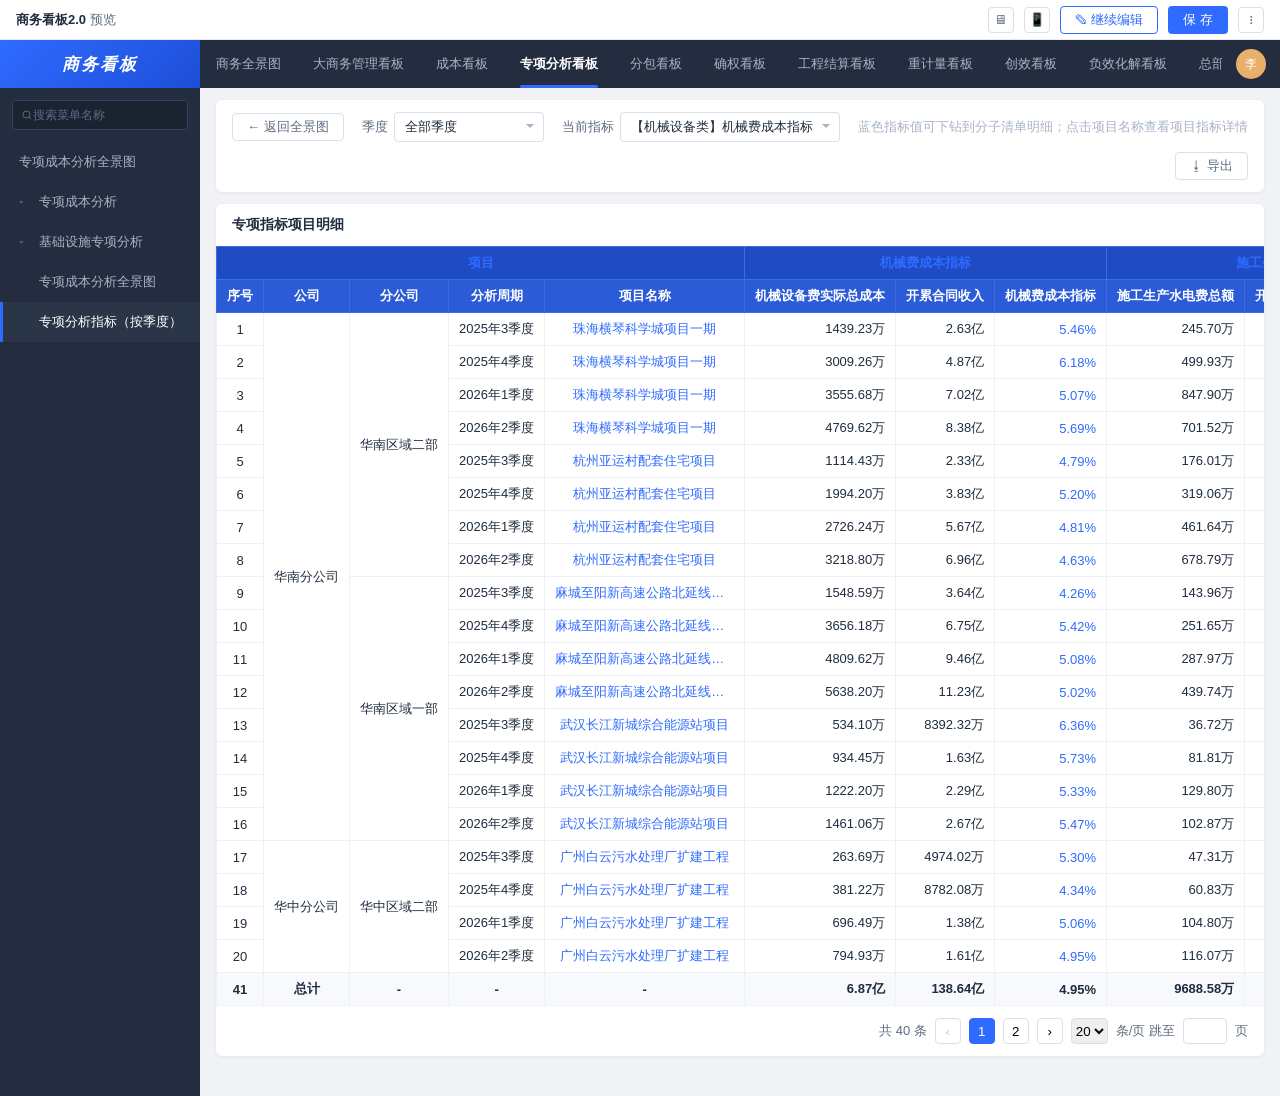
<file: indicator.html>
<!DOCTYPE html>
<html lang="zh-CN">
<head>
<meta charset="UTF-8">
<title>专项指标项目明细 - 商务看板2.0</title>
<link rel="stylesheet" href="assets/common.css">
</head>
<body data-page="quarterly">
<script src="assets/data.js"></script>
<script src="assets/common.js"></script>
<script src="assets/indicator.js"></script>
</body>
</html>
</file>
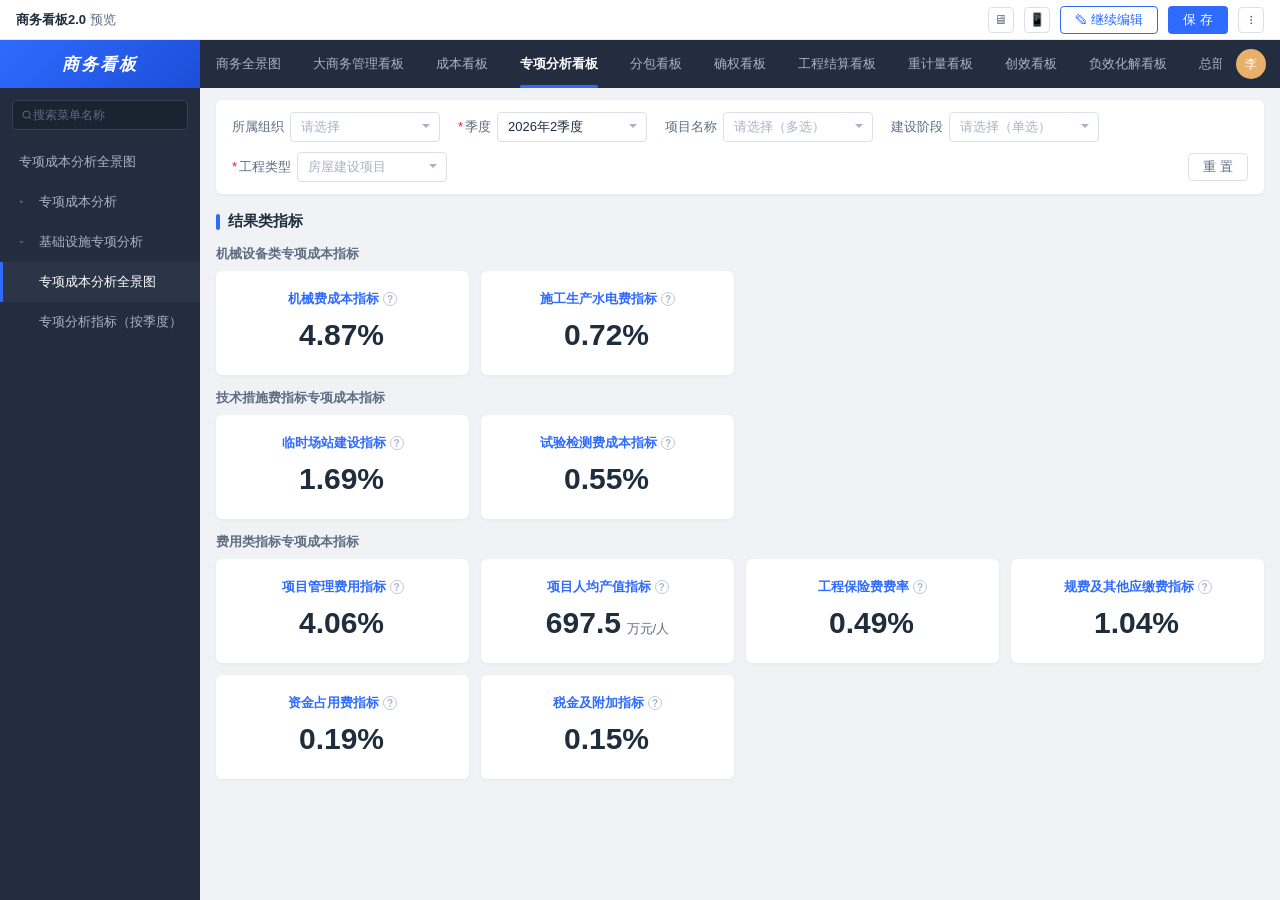
<file: panorama.html>
<!DOCTYPE html>
<html lang="zh-CN">
<head>
<meta charset="UTF-8">
<title>专项成本分析全景图 - 商务看板2.0</title>
<link rel="stylesheet" href="assets/common.css">
</head>
<body data-page="panorama">
<script src="assets/data.js"></script>
<script src="assets/common.js"></script>
<script src="assets/panorama.js"></script>
</body>
</html>
</file>
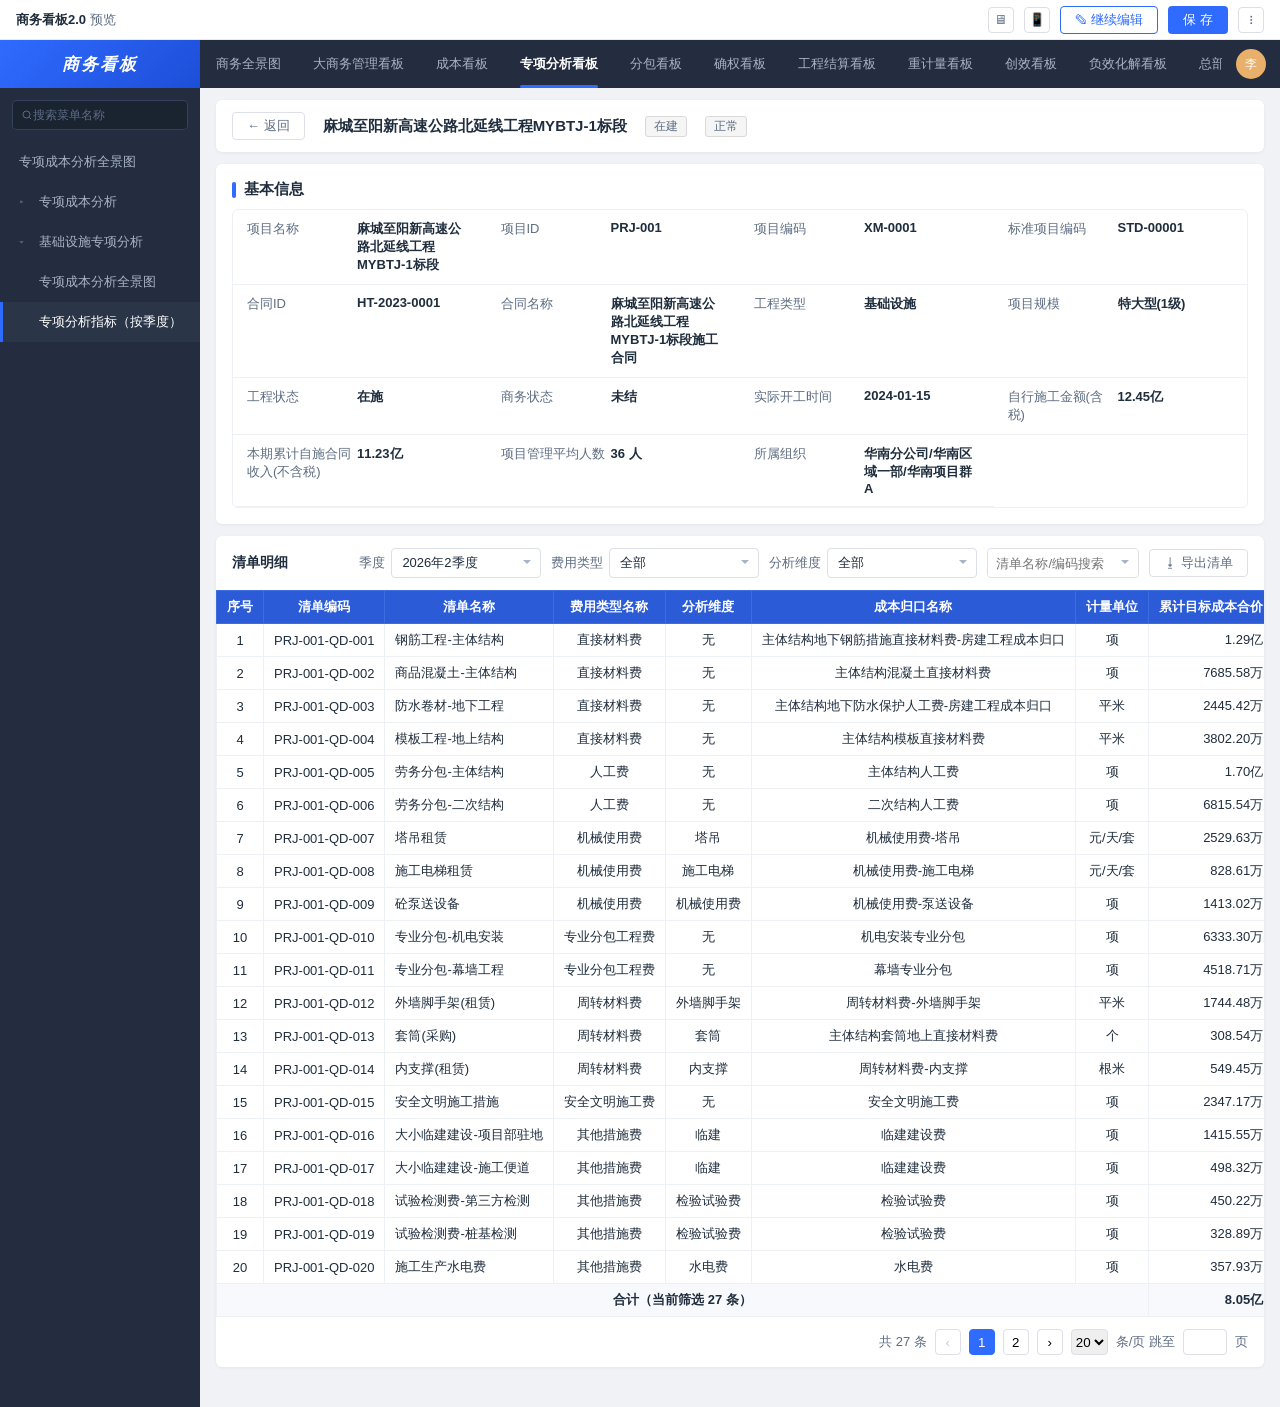
<file: project.html>
<!DOCTYPE html>
<html lang="zh-CN">
<head>
<meta charset="UTF-8">
<title>项目指标详情 - 商务看板2.0</title>
<link rel="stylesheet" href="assets/common.css">
</head>
<body data-page="quarterly">
<script src="assets/data.js"></script>
<script src="assets/common.js"></script>
<script src="assets/project.js"></script>
</body>
</html>
</file>
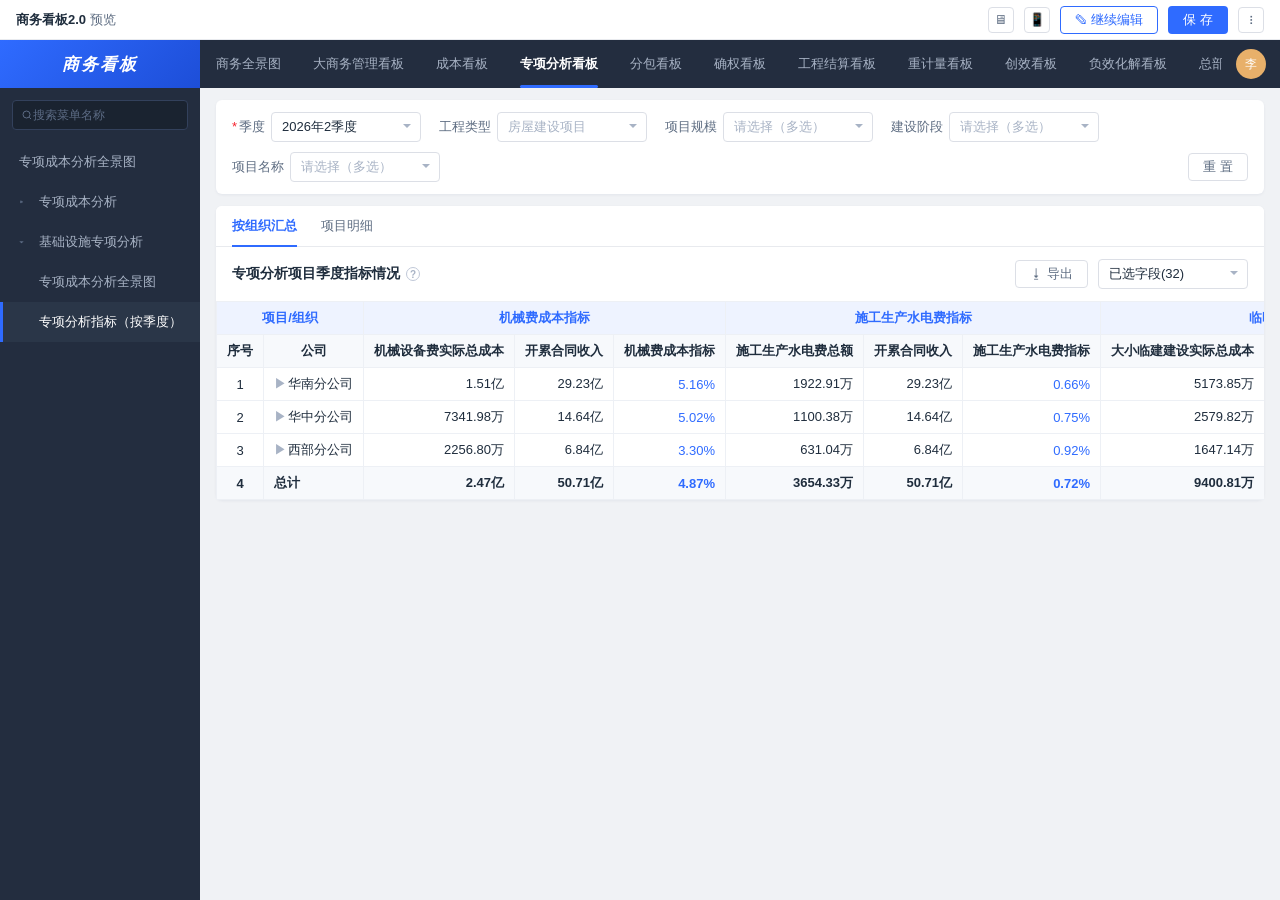
<file: quarterly.html>
<!DOCTYPE html>
<html lang="zh-CN">
<head>
<meta charset="UTF-8">
<title>专项分析指标（按季度） - 商务看板2.0</title>
<link rel="stylesheet" href="assets/common.css">
</head>
<body data-page="quarterly">
<script src="assets/data.js"></script>
<script src="assets/common.js"></script>
<script src="assets/quarterly.js"></script>
</body>
</html>
</file>
<file: assets/common.css>
/* 商务看板2.0 原型公共样式 — 参照截图深色导航+浅色内容区 */
* { margin: 0; padding: 0; box-sizing: border-box; }
html, body { height: 100%; font-family: -apple-system, "PingFang SC", "Microsoft YaHei", "Helvetica Neue", Arial, sans-serif; font-size: 13px; color: #1f2d3d; background: #f0f2f5; }
a { color: inherit; text-decoration: none; }

/* ===== 顶部编辑器条 ===== */
.editor-bar { height: 40px; background: #fff; display: flex; align-items: center; padding: 0 16px; border-bottom: 1px solid #e8eaee; position: sticky; top: 0; z-index: 200; }
.editor-bar .crumb { color: #5e6d82; font-size: 13px; }
.editor-bar .crumb b { color: #1f2d3d; font-weight: 600; }
.editor-bar .right { margin-left: auto; display: flex; align-items: center; gap: 10px; }
.editor-bar .icon-btn { width: 26px; height: 26px; border: 1px solid #dcdfe6; border-radius: 4px; display: flex; align-items: center; justify-content: center; cursor: pointer; color: #5e6d82; background: #fff; }
.editor-bar .icon-btn:hover { color: #2f6bff; border-color: #2f6bff; }
.btn { height: 28px; padding: 0 14px; border-radius: 4px; font-size: 13px; cursor: pointer; border: 1px solid transparent; display: inline-flex; align-items: center; gap: 4px; }
.btn-primary { background: #2f6bff; color: #fff; }
.btn-primary:hover { background: #1f55d9; }
.btn-plain { background: #fff; border-color: #2f6bff; color: #2f6bff; }
.btn-plain:hover { background: #f0f5ff; }
.btn-default { background: #fff; border-color: #dcdfe6; color: #5e6d82; }
.btn-default:hover { color: #2f6bff; border-color: #2f6bff; }

/* ===== 顶部主导航（深色） ===== */
.topnav { height: 48px; background: #232d3f; display: flex; align-items: center; padding: 0 0 0 0; position: sticky; top: 40px; z-index: 199; }
.topnav .logo { width: 200px; height: 48px; display: flex; align-items: center; justify-content: center; background: linear-gradient(135deg, #2f6bff, #1d4ed8); color: #fff; font-size: 17px; font-weight: 700; letter-spacing: 2px; font-style: italic; }
.topnav .menus { display: flex; align-items: center; height: 100%; overflow-x: auto; flex: 1; }
.topnav .menus::-webkit-scrollbar { display: none; }
.topnav .menu-item { height: 48px; line-height: 48px; padding: 0 16px; color: #a8b3c5; font-size: 13px; cursor: pointer; white-space: nowrap; position: relative; }
.topnav .menu-item:hover { color: #fff; }
.topnav .menu-item.active { color: #fff; font-weight: 600; }
.topnav .menu-item.active::after { content: ""; position: absolute; left: 16px; right: 16px; bottom: 0; height: 3px; background: #2f6bff; border-radius: 2px; }
.topnav .avatar { width: 30px; height: 30px; border-radius: 50%; background: #e8b06a; color: #fff; display: flex; align-items: center; justify-content: center; margin: 0 14px; font-size: 12px; flex-shrink: 0; }

/* ===== 左侧菜单 ===== */
.layout { display: flex; min-height: calc(100vh - 88px); }
.sidebar { width: 200px; background: #232d3f; flex-shrink: 0; padding-bottom: 40px; }
.sidebar .search { margin: 12px; height: 30px; background: #1a2330; border: 1px solid #33415c; border-radius: 4px; display: flex; align-items: center; padding: 0 8px; }
.sidebar .search input { background: transparent; border: none; outline: none; color: #a8b3c5; font-size: 12px; width: 100%; }
.sidebar .search input::placeholder { color: #5c6b84; }
.sidebar .search svg { flex-shrink: 0; }
.side-item { height: 40px; line-height: 40px; padding: 0 16px; color: #a8b3c5; font-size: 13px; cursor: pointer; display: flex; align-items: center; gap: 8px; border-left: 3px solid transparent; }
.side-item:hover { color: #fff; background: #2a3648; }
.side-item.active { color: #fff; background: #2a3648; border-left-color: #2f6bff; }
.side-grp .grp-arrow { font-size: 10px; width: 12px; color: #5c6b84; }
.side-child { padding-left: 36px; }
.side-group { color: #5c6b84; font-size: 12px; padding: 14px 16px 6px; }

/* ===== 内容区 ===== */
.content { flex: 1; padding: 12px 16px 40px; min-width: 0; }

/* ===== 筛选条 ===== */
.filter-bar { background: #fff; border-radius: 6px; padding: 12px 16px; display: flex; align-items: center; flex-wrap: wrap; gap: 10px 18px; margin-bottom: 12px; box-shadow: 0 1px 3px rgba(20, 40, 80, .06); }
.filter-item { display: flex; align-items: center; gap: 6px; }
.filter-item label { color: #5e6d82; white-space: nowrap; }
.filter-item label .req { color: #f5222d; margin-right: 2px; }
.filter-bar .reset-wrap { margin-left: auto; }

/* 下拉（单选/多选） */
.sel { position: relative; min-width: 150px; }
.sel .sel-head { height: 30px; border: 1px solid #dcdfe6; border-radius: 4px; padding: 0 26px 0 10px; display: flex; align-items: center; cursor: pointer; background: #fff; color: #1f2d3d; white-space: nowrap; overflow: hidden; position: relative; max-width: 260px; }
.sel .sel-head.placeholder { color: #a8b3c5; }
.sel .sel-head::after { content: ""; position: absolute; right: 9px; top: 50%; margin-top: -3px; border: 4px solid transparent; border-top-color: #a8b3c5; }
.sel.open .sel-head { border-color: #2f6bff; }
.sel .sel-pop { position: absolute; top: 34px; left: 0; min-width: 100%; max-width: 320px; background: #fff; border: 1px solid #e8eaee; border-radius: 4px; box-shadow: 0 4px 16px rgba(20, 40, 80, .12); z-index: 300; max-height: 260px; overflow-y: auto; display: none; }
.sel.open .sel-pop { display: block; }
.sel .sel-opt { padding: 7px 10px; display: flex; align-items: center; gap: 8px; cursor: pointer; white-space: nowrap; }
.sel .sel-opt:hover { background: #f0f5ff; }
.sel .sel-opt.checked { color: #2f6bff; }
.sel .sel-opt input { accent-color: #2f6bff; }
.sel .sel-actions { position: sticky; top: 0; background: #fff; border-bottom: 1px solid #f0f2f5; padding: 6px 10px; display: flex; gap: 12px; font-size: 12px; }
.sel .sel-actions span { color: #2f6bff; cursor: pointer; }

/* ===== 区块标题 ===== */
.sec-title { display: flex; align-items: center; gap: 8px; font-size: 15px; font-weight: 600; margin: 18px 0 10px; }
.sec-title::before { content: ""; width: 4px; height: 16px; border-radius: 2px; background: #2f6bff; }
.sec-title.danger::before { background: #f5222d; }
.sec-sub { font-size: 13px; font-weight: 600; color: #5e6d82; margin: 14px 0 8px; }

/* ===== 指标卡片 ===== */
.card-grid { display: grid; grid-template-columns: repeat(auto-fill, minmax(230px, 1fr)); gap: 12px; }
.card { background: #fff; border-radius: 6px; padding: 18px 16px 14px; text-align: center; cursor: pointer; box-shadow: 0 1px 3px rgba(20, 40, 80, .06); transition: all .15s; border: 1px solid transparent; position: relative; word-break: keep-all; }
.card:hover { transform: translateY(-2px); box-shadow: 0 6px 18px rgba(20, 40, 80, .12); border-color: #2f6bff; }
.card .c-title { color: #2f6bff; font-size: 13px; font-weight: 600; display: flex; align-items: center; justify-content: center; gap: 4px; }
.card .c-title .q { width: 14px; height: 14px; border: 1px solid #c0c8d8; color: #a8b3c5; border-radius: 50%; font-size: 10px; display: inline-flex; align-items: center; justify-content: center; cursor: help; }
.card .c-value { font-size: 30px; font-weight: 700; margin: 10px 0 8px; color: #1f2d3d; }
.card .c-value .unit { font-size: 13px; font-weight: 400; color: #5e6d82; margin-left: 2px; }
.card.danger-card .c-value { color: #1f2d3d; }
.card.danger-card:hover { border-color: #f5222d; }

/* ===== 页签 ===== */
.tabs { display: flex; gap: 24px; border-bottom: 1px solid #e8eaee; margin-bottom: 0; background: #fff; padding: 0 16px; border-radius: 6px 6px 0 0; }
.tabs .tab { height: 40px; line-height: 40px; cursor: pointer; color: #5e6d82; position: relative; font-size: 13px; }
.tabs .tab.active { color: #2f6bff; font-weight: 600; }
.tabs .tab.active::after { content: ""; position: absolute; left: 0; right: 0; bottom: -1px; height: 2px; background: #2f6bff; }

/* ===== 表格 ===== */
.table-card { background: #fff; border-radius: 6px; box-shadow: 0 1px 3px rgba(20, 40, 80, .06); }
.table-card .table-head { display: flex; align-items: center; padding: 12px 16px; }
.table-card .table-title { font-size: 14px; font-weight: 600; display: flex; align-items: center; gap: 6px; }
.table-card .table-title .q { width: 14px; height: 14px; border: 1px solid #c0c8d8; color: #a8b3c5; border-radius: 50%; font-size: 10px; display: inline-flex; align-items: center; justify-content: center; cursor: help; }
.table-card .table-ops { margin-left: auto; display: flex; align-items: center; gap: 10px; }
.table-wrap { overflow-x: auto; }
table.grid { border-collapse: collapse; width: 100%; }
table.grid th, table.grid td { border: 1px solid #edf0f5; padding: 7px 10px; white-space: nowrap; text-align: center; font-weight: 400; }
table.grid thead th { background: #f7f9fc; font-weight: 600; color: #1f2d3d; position: sticky; top: 0; z-index: 2; }
table.grid thead tr.grp th { background: #eef3ff; color: #2f6bff; }
table.grid.blue-head thead th { background: #2b5bd7; color: #fff; border-color: #3d6de0; }
table.grid.blue-head thead tr.grp th { background: #1f4bc4; }
table.grid tbody tr:hover td { background: #f5f8ff; }
table.grid td.num { text-align: right; font-variant-numeric: tabular-nums; }
table.grid td.num.drill { color: #2f6bff; cursor: pointer; }
table.grid td.num.drill:hover { text-decoration: underline; background: #e8f0ff; }
table.grid td.link { color: #2f6bff; cursor: pointer; }
table.grid td.link:hover { text-decoration: underline; }
table.grid tr.total td { background: #f7f9fc; font-weight: 600; }
table.grid tr.lv2 td:first-child, table.grid tr.lv2 td.org-cell { padding-left: 26px; }
table.grid tr.lv3 td.org-cell { padding-left: 44px; }
table.grid tr.lv4 td.org-cell { padding-left: 62px; }
.exp-arrow { display: inline-block; width: 14px; cursor: pointer; color: #a8b3c5; user-select: none; }
.exp-arrow.open { transform: rotate(90deg); color: #2f6bff; }

/* ===== 分页 ===== */
.pager { display: flex; align-items: center; justify-content: flex-end; gap: 8px; padding: 12px 16px; color: #5e6d82; }
.pager .pg-btn { min-width: 26px; height: 26px; border: 1px solid #dcdfe6; border-radius: 4px; background: #fff; cursor: pointer; padding: 0 6px; }
.pager .pg-btn.cur { background: #2f6bff; color: #fff; border-color: #2f6bff; }
.pager .pg-btn:disabled { color: #c0c8d8; cursor: not-allowed; }
.pager select { height: 26px; border: 1px solid #dcdfe6; border-radius: 4px; }
.pager input { width: 40px; height: 26px; border: 1px solid #dcdfe6; border-radius: 4px; text-align: center; }

/* ===== 弹窗 ===== */
.mask { position: fixed; inset: 0; background: rgba(15, 25, 40, .45); z-index: 500; display: none; align-items: center; justify-content: center; }
.mask.show { display: flex; }
.modal { background: #fff; border-radius: 8px; width: 1080px; max-width: 94vw; max-height: 86vh; display: flex; flex-direction: column; box-shadow: 0 12px 40px rgba(0, 0, 0, .25); }
.modal .m-head { padding: 14px 18px; border-bottom: 1px solid #edf0f5; display: flex; align-items: center; }
.modal .m-title { font-size: 15px; font-weight: 600; }
.modal .m-close { margin-left: auto; cursor: pointer; color: #a8b3c5; font-size: 18px; width: 26px; height: 26px; display: flex; align-items: center; justify-content: center; border-radius: 4px; }
.modal .m-close:hover { background: #f0f2f5; color: #1f2d3d; }
.modal .m-body { padding: 14px 18px; overflow: auto; }
.modal .m-foot { padding: 12px 18px; border-top: 1px solid #edf0f5; display: flex; justify-content: flex-end; gap: 10px; }
.m-info { display: flex; flex-wrap: wrap; gap: 8px 26px; background: #f7f9fc; border-radius: 6px; padding: 10px 14px; margin-bottom: 12px; }
.m-info .it { color: #5e6d82; }
.m-info .it b { color: #1f2d3d; font-weight: 600; margin-left: 4px; }

/* ===== 详情描述列表 ===== */
.desc { display: grid; grid-template-columns: repeat(4, 1fr); gap: 0; border: 1px solid #edf0f5; border-radius: 6px; overflow: hidden; }
.desc .d-item { padding: 10px 14px; border-bottom: 1px solid #edf0f5; display: flex; }
.desc .d-item .k { color: #5e6d82; width: 110px; flex-shrink: 0; }
.desc .d-item .v { font-weight: 600; }
.tag { display: inline-block; padding: 1px 8px; border-radius: 3px; font-size: 12px; }
.tag.green { background: #f0fff4; color: #16a34a; border: 1px solid #b7eb8f; }
.tag.red { background: #fff1f0; color: #f5222d; border: 1px solid #ffa39e; }
.tag.blue { background: #f0f5ff; color: #2f6bff; border: 1px solid #adc6ff; }
.tag.gray { background: #f5f5f5; color: #5e6d82; border: 1px solid #d9d9d9; }

/* ===== Toast ===== */
#toast { position: fixed; top: 60px; left: 50%; transform: translateX(-50%); background: rgba(30, 40, 55, .92); color: #fff; padding: 9px 18px; border-radius: 6px; z-index: 999; display: none; font-size: 13px; box-shadow: 0 4px 16px rgba(0,0,0,.2); }

/* 滚动条 */
::-webkit-scrollbar { width: 8px; height: 8px; }
::-webkit-scrollbar-thumb { background: #c9d2e0; border-radius: 4px; }
::-webkit-scrollbar-track { background: transparent; }
</file>
